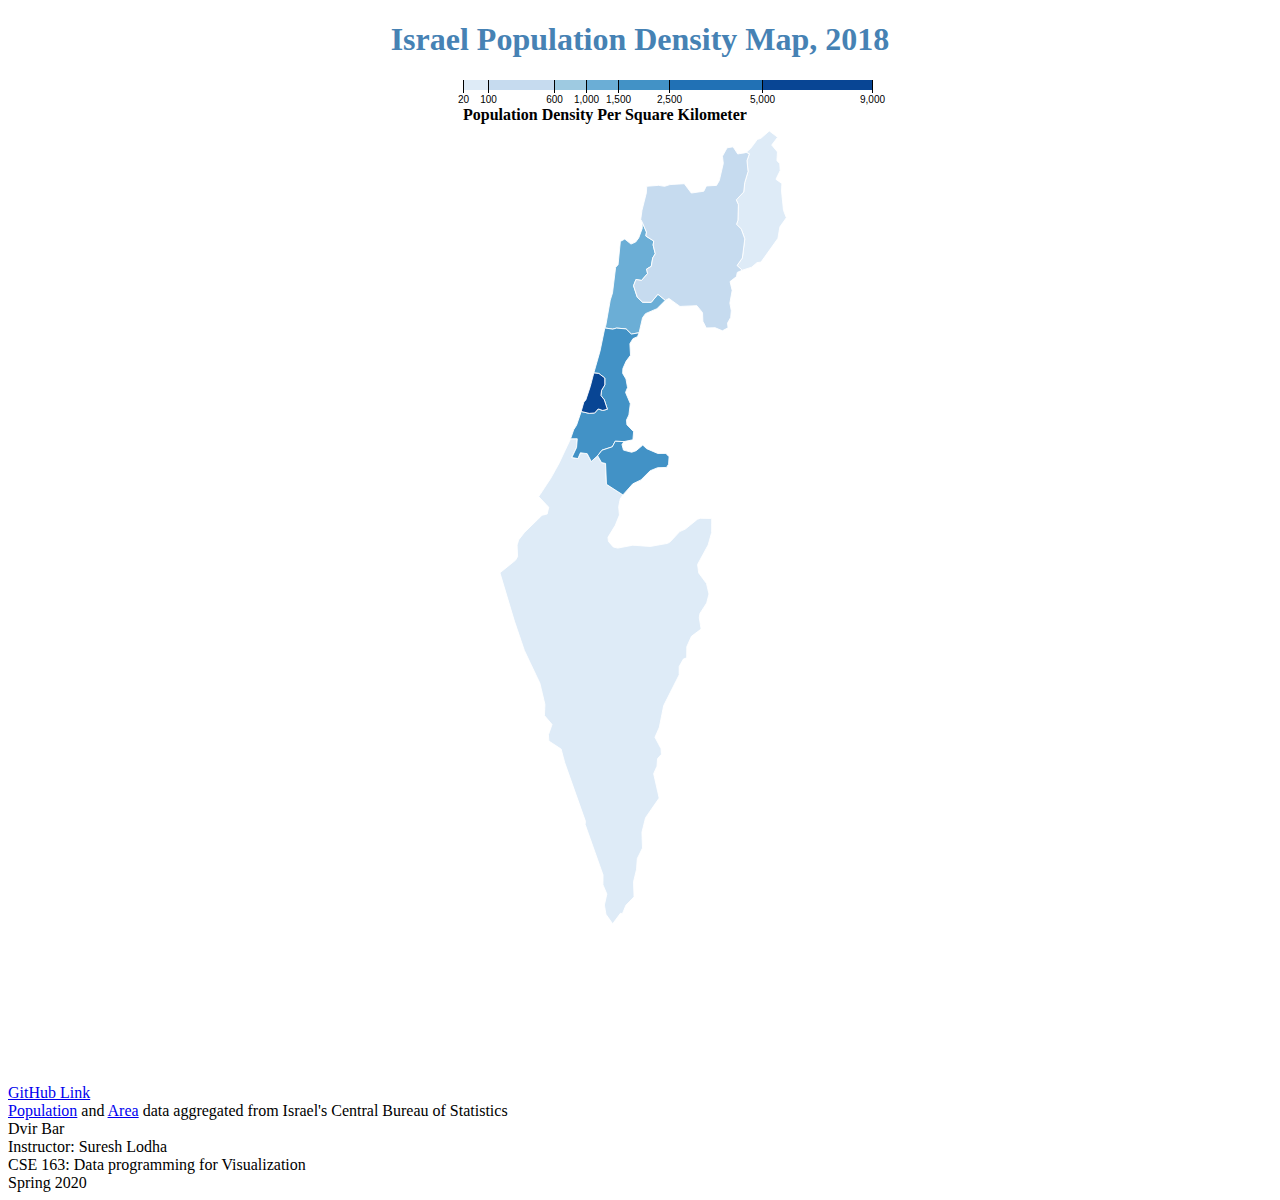
<file: index.html>
<!DOCTYPE html>
<html> 
  <head>

    <!-- Meta Tag -->
    <meta charset="utf-8">
    <title> </title>
    <!-- CSS Stylesheet -->
    <link rel="stylesheet" type="text/css" href="israelstyle.css">
    <!-- D3.js Source -->
<!--     <script type= "text/javascript" src="https://d3js.org/d3.v5.min.js"></script> -->
    <script src="d3.js"></script>
  </head>
  <body>
    
   
    <h1 style = "text-align:center; color:steelblue"><bold> Israel Population Density Map, 2018 </bold></h1>
            <script src="topojson.js"></script>
    <script type="text/javascript" src="israel.js"></script>

    <div><a href="https://github.com/Dvbar/GeoMapping">GitHub Link</a><br>
    <a href="https://www.cbs.gov.il/he/publications/Pages/2019/%D7%90%D7%95%D7%9B%D7%9C%D7%95%D7%A1%D7%99%D7%99%D7%94-%D7%A9%D7%A0%D7%AA%D7%95%D7%9F-%D7%A1%D7%98%D7%98%D7%99%D7%A1%D7%98%D7%99-%D7%9C%D7%99%D7%A9%D7%A8%D7%90%D7%9C-2019-%D7%9E%D7%A1%D7%A4%D7%A8-70.aspx">Population</a> 
      and <a href="https://www.cbs.gov.il/he/publications/Pages/2019/%D7%92%D7%99%D7%90%D7%95%D7%92%D7%A8%D7%A4%D7%99%D7%94-%D7%A9%D7%A0%D7%AA%D7%95%D7%9F-%D7%A1%D7%98%D7%98%D7%99%D7%A1%D7%98%D7%99-%D7%9C%D7%99%D7%A9%D7%A8%D7%90%D7%9C-2019-%D7%9E%D7%A1%D7%A4%D7%A8-70.aspx">Area</a> 
      data aggregated from Israel's Central Bureau of Statistics
     <br>Dvir Bar
     <br> Instructor: Suresh Lodha
     <br>CSE 163: Data programming for Visualization
     <br>Spring 2020</td>
    </div>

      
  </body>
</html>
</file>
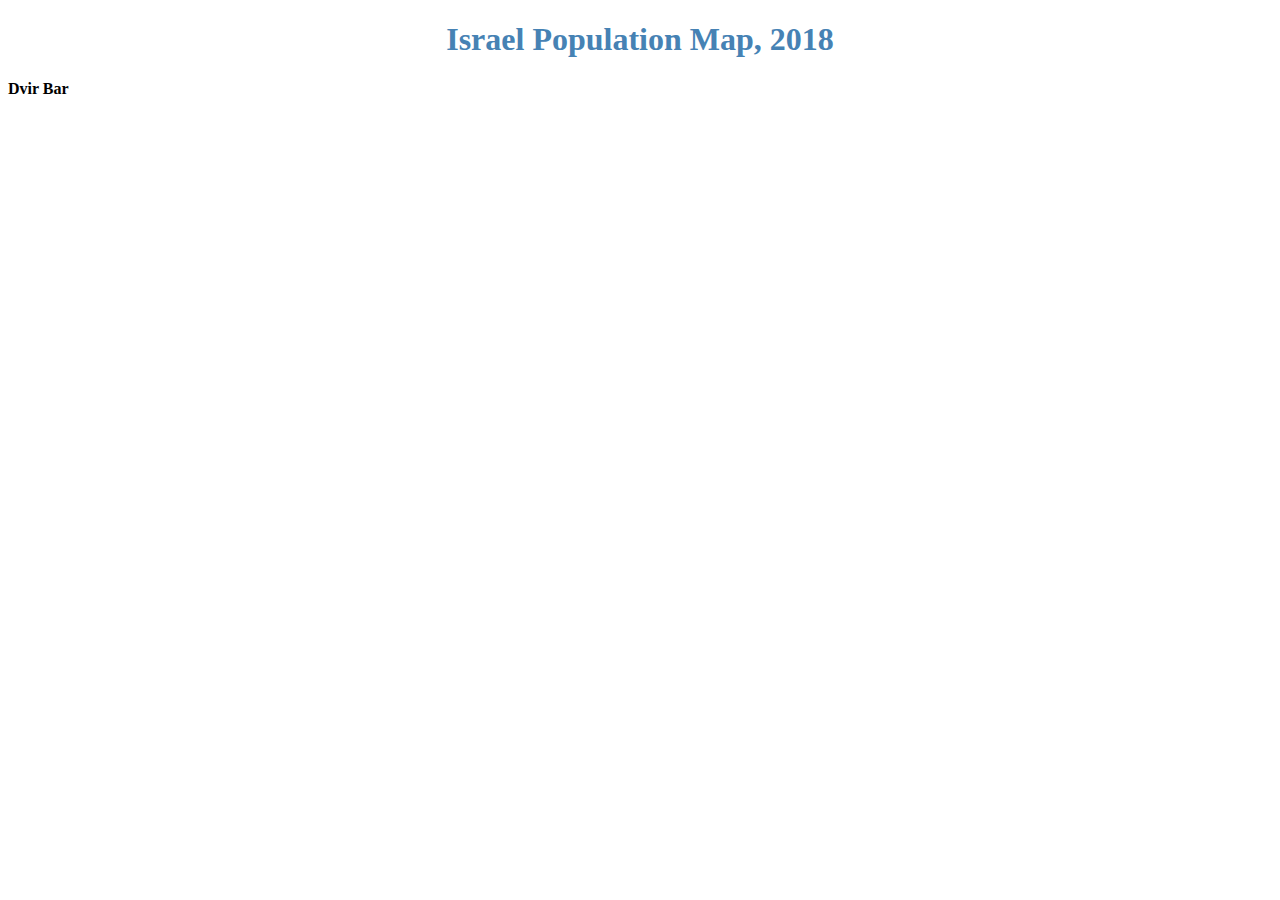
<file: israelgeo.html>
<!DOCTYPE html>
<html> 
  <head>

    <!-- Meta Tag -->
    <meta charset="utf-8">
    <title> </title>
    <!-- CSS Stylesheet -->
    <link rel="stylesheet" type="text/css" href="israelstyle.css">
    <!-- D3.js Source -->
    <script type= "text/javascript" src="http://d3js.org/d3.v5.min.js"></script>       
  </head>
  <body>
    <h1 style = "text-align:center; color:steelblue"><bold> Israel Population Map, 2018 </bold></h1>
            <script src="topojson.js"></script>
    <script type="text/javascript" src="israel.js"></script>
    <!-- Submission Info -->
    <!--<h4>Created by "Your Name" </h4>-->
      <h4>Dvir Bar</h4>
<!-- sources used are mentioned in the js file     -->
    <!--<h4>Description: r</h4>-->
   
    <!--<h4>Files Submitted:</h4>-->
    
    <!--<ul>

    </ul>-->
      
    <!--<h4> Sources: </h4>-->
      
      
      
  </body>
</html>
</file>
<file: israelstyle.css>
path {
stroke: white;
stroke-width: 0.90px;
/*fill: lightblue;*/
}


div.tooltip {
/*    css for the toolip*/
  position: absolute;
  width: 240px;
  height: 100px;
  font: 10px sans-serif;
  background: lightsteelblue;
  border-radius: 8px;
}
</file>
